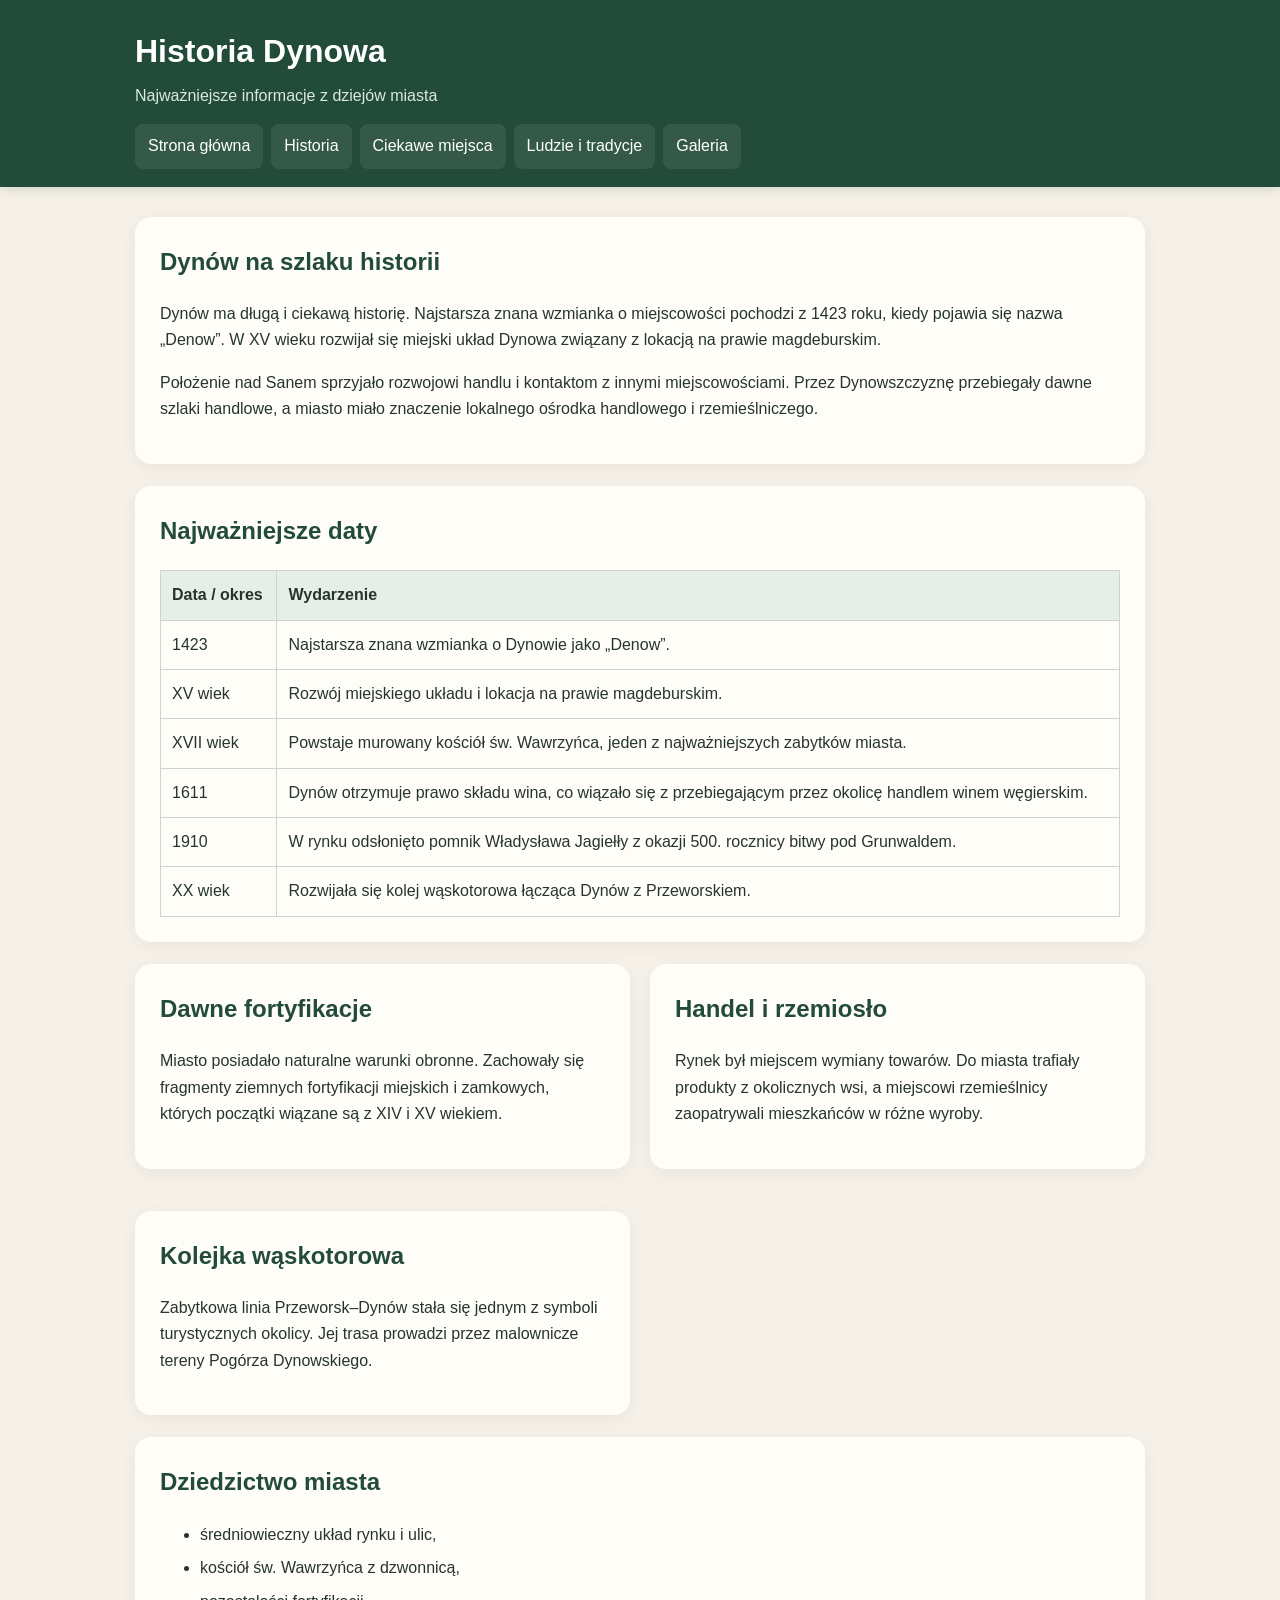
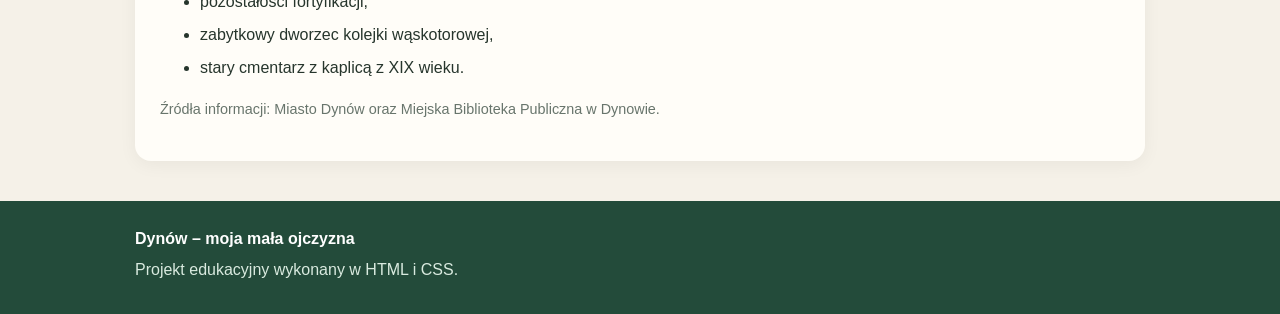
<file: historia.html>
<!doctype html>
<html lang="pl"><head><meta charset="utf-8"><meta name="viewport" content="width=device-width,initial-scale=1">
<title>Historia Dynowa</title><link rel="stylesheet" href="style.css"></head>
<body><header><div class="wrap"><div class="brand"><div><h1>Historia Dynowa</h1><p>Najważniejsze informacje z dziejów miasta</p></div></div><nav>
<a href="index.html">Strona główna</a>
<a href="historia.html">Historia</a>
<a href="miejsca.html">Ciekawe miejsca</a>
<a href="tradycje.html">Ludzie i tradycje</a>
<a href="galeria.html">Galeria</a>
</nav></div></header>
<main>
<section class="hero"><h2>Dynów na szlaku historii</h2>
<p>Dynów ma długą i ciekawą historię. Najstarsza znana wzmianka o miejscowości pochodzi z 1423 roku, kiedy pojawia się nazwa „Denow”. W XV wieku rozwijał się miejski układ Dynowa związany z lokacją na prawie magdeburskim.</p>
<p>Położenie nad Sanem sprzyjało rozwojowi handlu i kontaktom z innymi miejscowościami. Przez Dynowszczyznę przebiegały dawne szlaki handlowe, a miasto miało znaczenie lokalnego ośrodka handlowego i rzemieślniczego.</p>
</section>

<section class="card"><h2>Najważniejsze daty</h2>
<table><tr><th>Data / okres</th><th>Wydarzenie</th></tr>
<tr><td>1423</td><td>Najstarsza znana wzmianka o Dynowie jako „Denow”.</td></tr>
<tr><td>XV wiek</td><td>Rozwój miejskiego układu i lokacja na prawie magdeburskim.</td></tr>
<tr><td>XVII wiek</td><td>Powstaje murowany kościół św. Wawrzyńca, jeden z najważniejszych zabytków miasta.</td></tr>
<tr><td>1611</td><td>Dynów otrzymuje prawo składu wina, co wiązało się z przebiegającym przez okolicę handlem winem węgierskim.</td></tr>
<tr><td>1910</td><td>W rynku odsłonięto pomnik Władysława Jagiełły z okazji 500. rocznicy bitwy pod Grunwaldem.</td></tr>
<tr><td>XX wiek</td><td>Rozwijała się kolej wąskotorowa łącząca Dynów z Przeworskiem.</td></tr>
</table></section>

<section class="grid">
<article class="card"><h2>Dawne fortyfikacje</h2><p>Miasto posiadało naturalne warunki obronne. Zachowały się fragmenty ziemnych fortyfikacji miejskich i zamkowych, których początki wiązane są z XIV i XV wiekiem.</p></article>
<article class="card"><h2>Handel i rzemiosło</h2><p>Rynek był miejscem wymiany towarów. Do miasta trafiały produkty z okolicznych wsi, a miejscowi rzemieślnicy zaopatrywali mieszkańców w różne wyroby.</p></article>
<article class="card"><h2>Kolejka wąskotorowa</h2><p>Zabytkowa linia Przeworsk–Dynów stała się jednym z symboli turystycznych okolicy. Jej trasa prowadzi przez malownicze tereny Pogórza Dynowskiego.</p></article>
</section>

<section class="card"><h2>Dziedzictwo miasta</h2><ul>
<li>średniowieczny układ rynku i ulic,</li>
<li>kościół św. Wawrzyńca z dzwonnicą,</li>
<li>pozostałości fortyfikacji,</li>
<li>zabytkowy dworzec kolejki wąskotorowej,</li>
<li>stary cmentarz z kaplicą z XIX wieku.</li>
</ul>
<p class="source">Źródła informacji: Miasto Dynów oraz Miejska Biblioteka Publiczna w Dynowie.</p></section>
</main><footer><div class="wrap">
<strong>Dynów – moja mała ojczyzna</strong>
<p>Projekt edukacyjny wykonany w HTML i CSS.</p>
</div></footer></body></html>
</file>
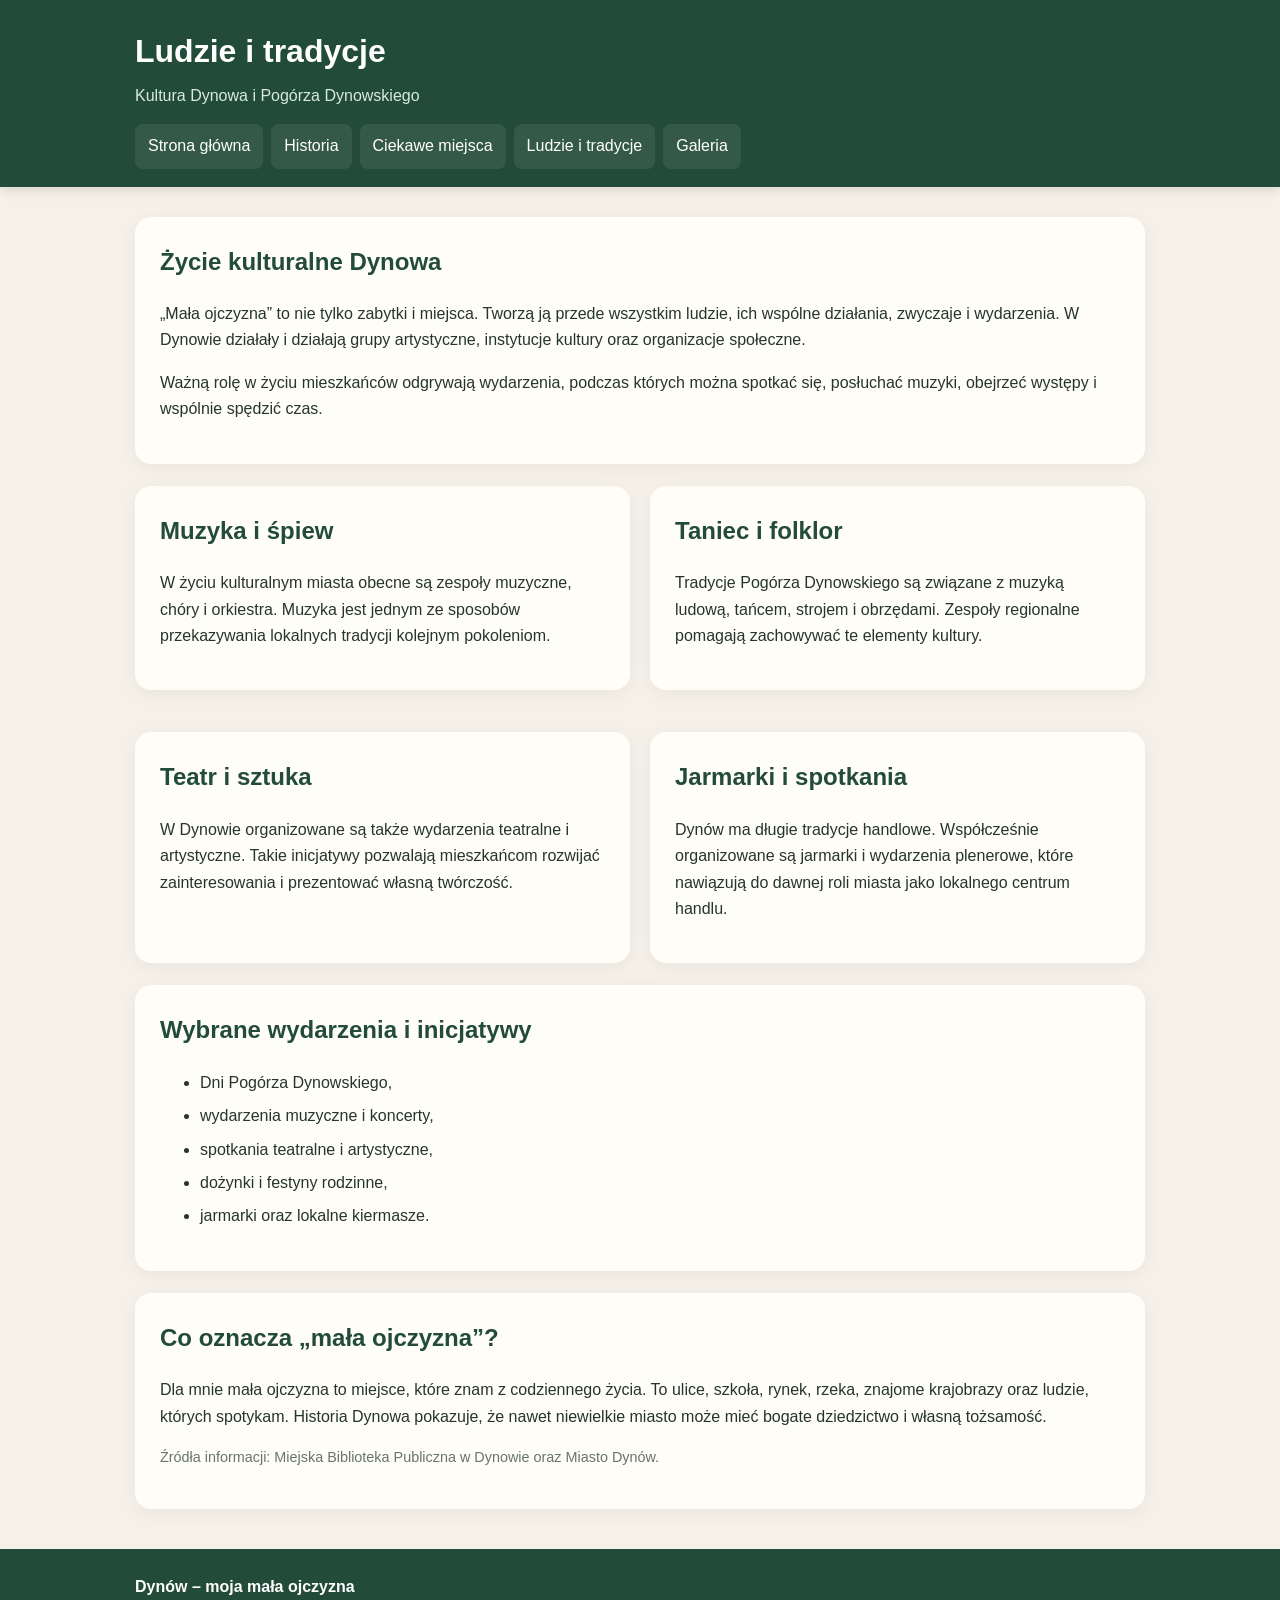
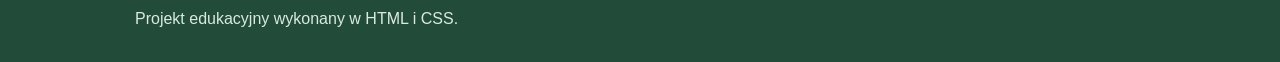
<file: tradycje.html>
<!doctype html>
<html lang="pl"><head><meta charset="utf-8"><meta name="viewport" content="width=device-width,initial-scale=1">
<title>Ludzie i tradycje Dynowa</title><link rel="stylesheet" href="style.css"></head>
<body><header><div class="wrap"><div class="brand"><div><h1>Ludzie i tradycje</h1><p>Kultura Dynowa i Pogórza Dynowskiego</p></div></div><nav>
<a href="index.html">Strona główna</a>
<a href="historia.html">Historia</a>
<a href="miejsca.html">Ciekawe miejsca</a>
<a href="tradycje.html">Ludzie i tradycje</a>
<a href="galeria.html">Galeria</a>
</nav></div></header>
<main>
<section class="hero"><h2>Życie kulturalne Dynowa</h2>
<p>„Mała ojczyzna” to nie tylko zabytki i miejsca. Tworzą ją przede wszystkim ludzie, ich wspólne działania, zwyczaje i wydarzenia. W Dynowie działały i działają grupy artystyczne, instytucje kultury oraz organizacje społeczne.</p>
<p>Ważną rolę w życiu mieszkańców odgrywają wydarzenia, podczas których można spotkać się, posłuchać muzyki, obejrzeć występy i wspólnie spędzić czas.</p></section>

<section class="grid">
<article class="card"><h2>Muzyka i śpiew</h2><p>W życiu kulturalnym miasta obecne są zespoły muzyczne, chóry i orkiestra. Muzyka jest jednym ze sposobów przekazywania lokalnych tradycji kolejnym pokoleniom.</p></article>
<article class="card"><h2>Taniec i folklor</h2><p>Tradycje Pogórza Dynowskiego są związane z muzyką ludową, tańcem, strojem i obrzędami. Zespoły regionalne pomagają zachowywać te elementy kultury.</p></article>
<article class="card"><h2>Teatr i sztuka</h2><p>W Dynowie organizowane są także wydarzenia teatralne i artystyczne. Takie inicjatywy pozwalają mieszkańcom rozwijać zainteresowania i prezentować własną twórczość.</p></article>
<article class="card"><h2>Jarmarki i spotkania</h2><p>Dynów ma długie tradycje handlowe. Współcześnie organizowane są jarmarki i wydarzenia plenerowe, które nawiązują do dawnej roli miasta jako lokalnego centrum handlu.</p></article>
</section>

<section class="card"><h2>Wybrane wydarzenia i inicjatywy</h2>
<ul><li>Dni Pogórza Dynowskiego,</li><li>wydarzenia muzyczne i koncerty,</li><li>spotkania teatralne i artystyczne,</li><li>dożynki i festyny rodzinne,</li><li>jarmarki oraz lokalne kiermasze.</li></ul>
</section>

<section class="card"><h2>Co oznacza „mała ojczyzna”?</h2>
<p>Dla mnie mała ojczyzna to miejsce, które znam z codziennego życia. To ulice, szkoła, rynek, rzeka, znajome krajobrazy oraz ludzie, których spotykam. Historia Dynowa pokazuje, że nawet niewielkie miasto może mieć bogate dziedzictwo i własną tożsamość.</p>
<p class="source">Źródła informacji: Miejska Biblioteka Publiczna w Dynowie oraz Miasto Dynów.</p></section>
</main><footer><div class="wrap">
<strong>Dynów – moja mała ojczyzna</strong>
<p>Projekt edukacyjny wykonany w HTML i CSS.</p>
</div></footer></body></html>
</file>
<file: style.css>
*{box-sizing:border-box}body{margin:0;font-family:Arial,Helvetica,sans-serif;line-height:1.65;background:#f5f1e8;color:#26352c}header{background:#234b3a;color:white;box-shadow:0 2px 12px #0002}.wrap{max-width:1050px;margin:auto;padding:0 20px}.brand{display:flex;justify-content:space-between;align-items:center;gap:20px;padding:25px 0 15px}.brand h1{margin:0;font-size:32px}.brand p{margin:5px 0 0;color:#d9eadf}.badge{background:#d9b56d;color:#26352c;padding:8px 14px;border-radius:20px;font-weight:bold}nav{display:flex;flex-wrap:wrap;gap:8px;padding:0 0 18px}nav a{color:white;text-decoration:none;padding:9px 13px;border-radius:8px;background:#ffffff14}nav a:hover{background:#ffffff28}main{max-width:1050px;margin:30px auto;padding:0 20px}.hero,.card{background:#fffdf8;border-radius:16px;padding:25px;box-shadow:0 4px 18px #0000000d;margin-bottom:22px}.hero h2,.card h2{color:#234b3a;margin-top:0}.hero img,.card img{width:100%;max-height:420px;object-fit:cover;border-radius:12px;margin-top:10px}.grid{display:grid;grid-template-columns:repeat(2,minmax(0,1fr));gap:20px}.gallery{display:grid;grid-template-columns:repeat(3,minmax(0,1fr));gap:20px}.gallery figure{margin:0;background:#fffdf8;border-radius:16px;overflow:hidden;box-shadow:0 4px 18px #0000000d}.gallery img{display:block;width:100%;height:240px;object-fit:cover}.gallery figcaption{padding:16px}.source{font-size:.9rem;color:#68756c}a{color:#176b4b}table{width:100%;border-collapse:collapse}th,td{border:1px solid #ccd5cd;padding:11px;text-align:left;vertical-align:top}th{background:#e7eee8}li{margin-bottom:7px}footer{background:#234b3a;color:white;margin-top:40px;padding:25px 0}footer p{margin:5px 0;color:#d9eadf}@media(max-width:750px){.grid,.gallery{grid-template-columns:1fr}.brand{align-items:flex-start;flex-direction:column}.brand h1{font-size:26px}.gallery img{height:220px}}
</file>
